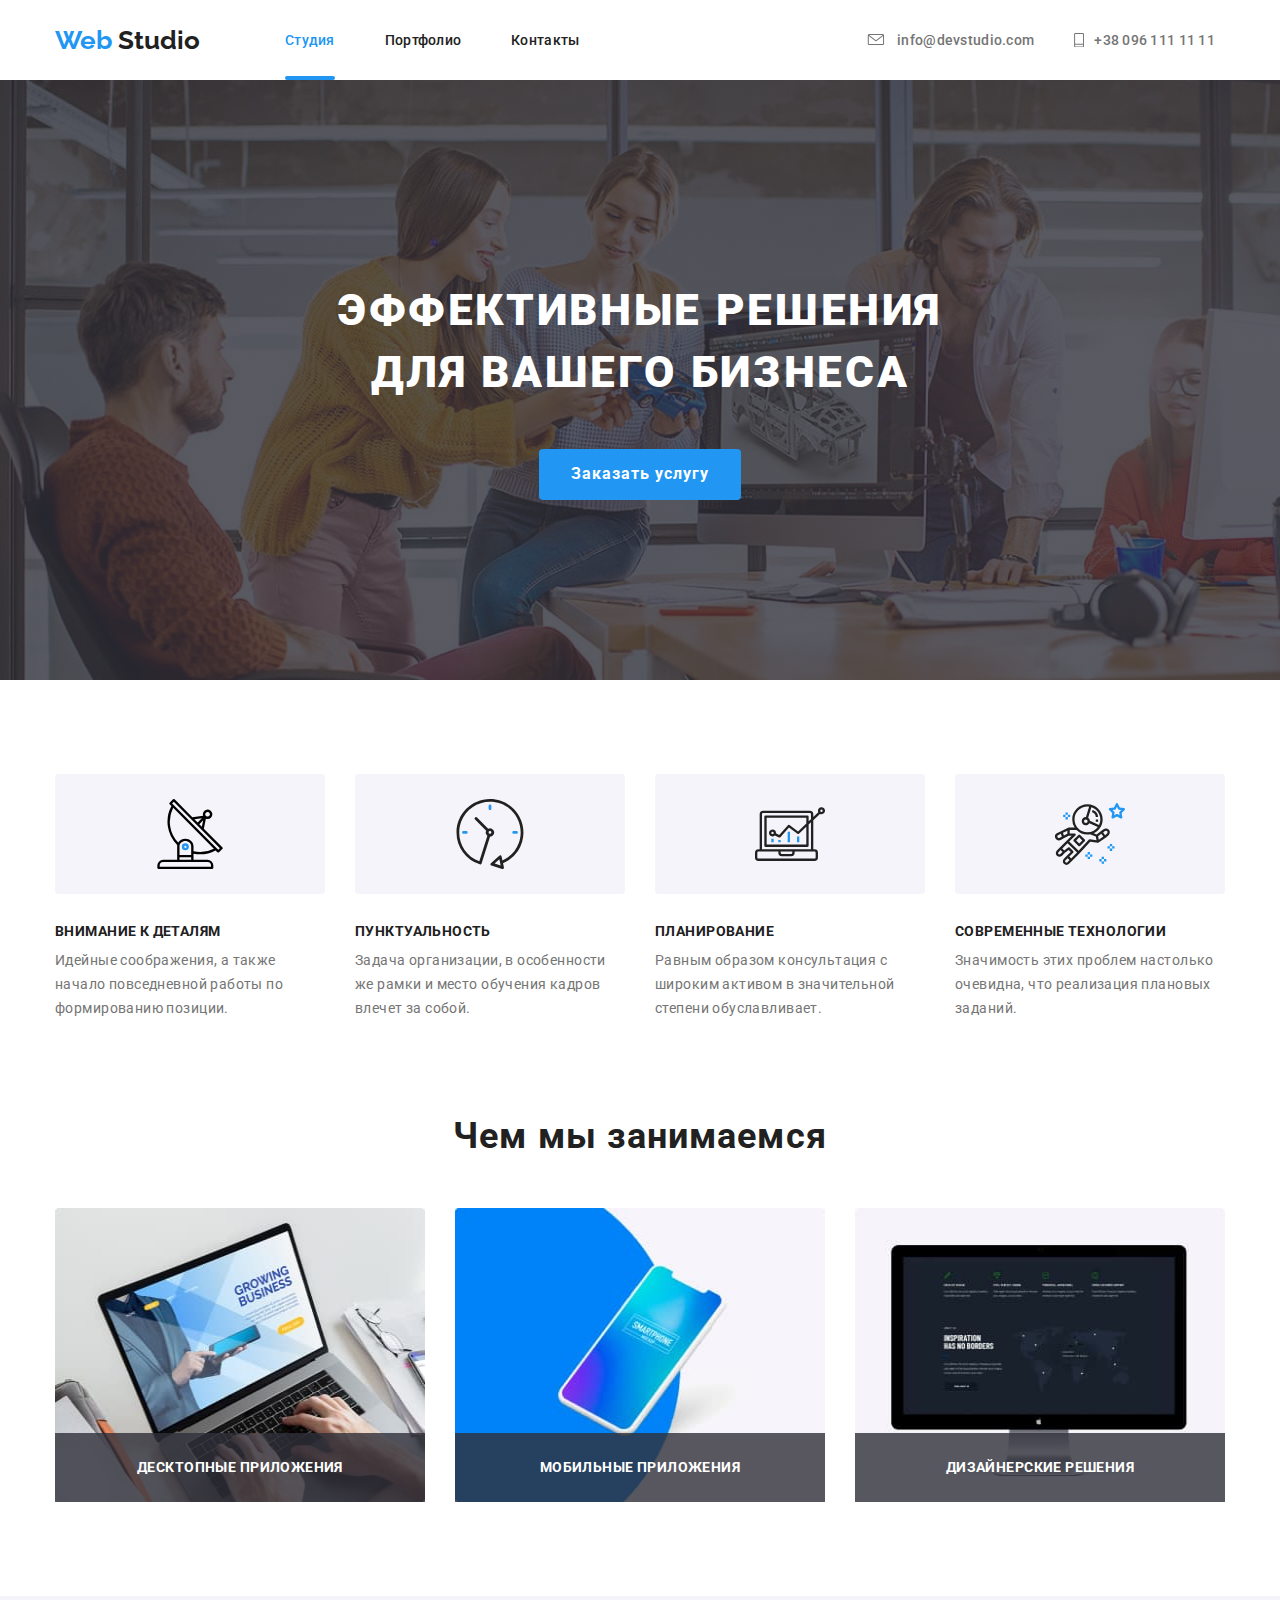
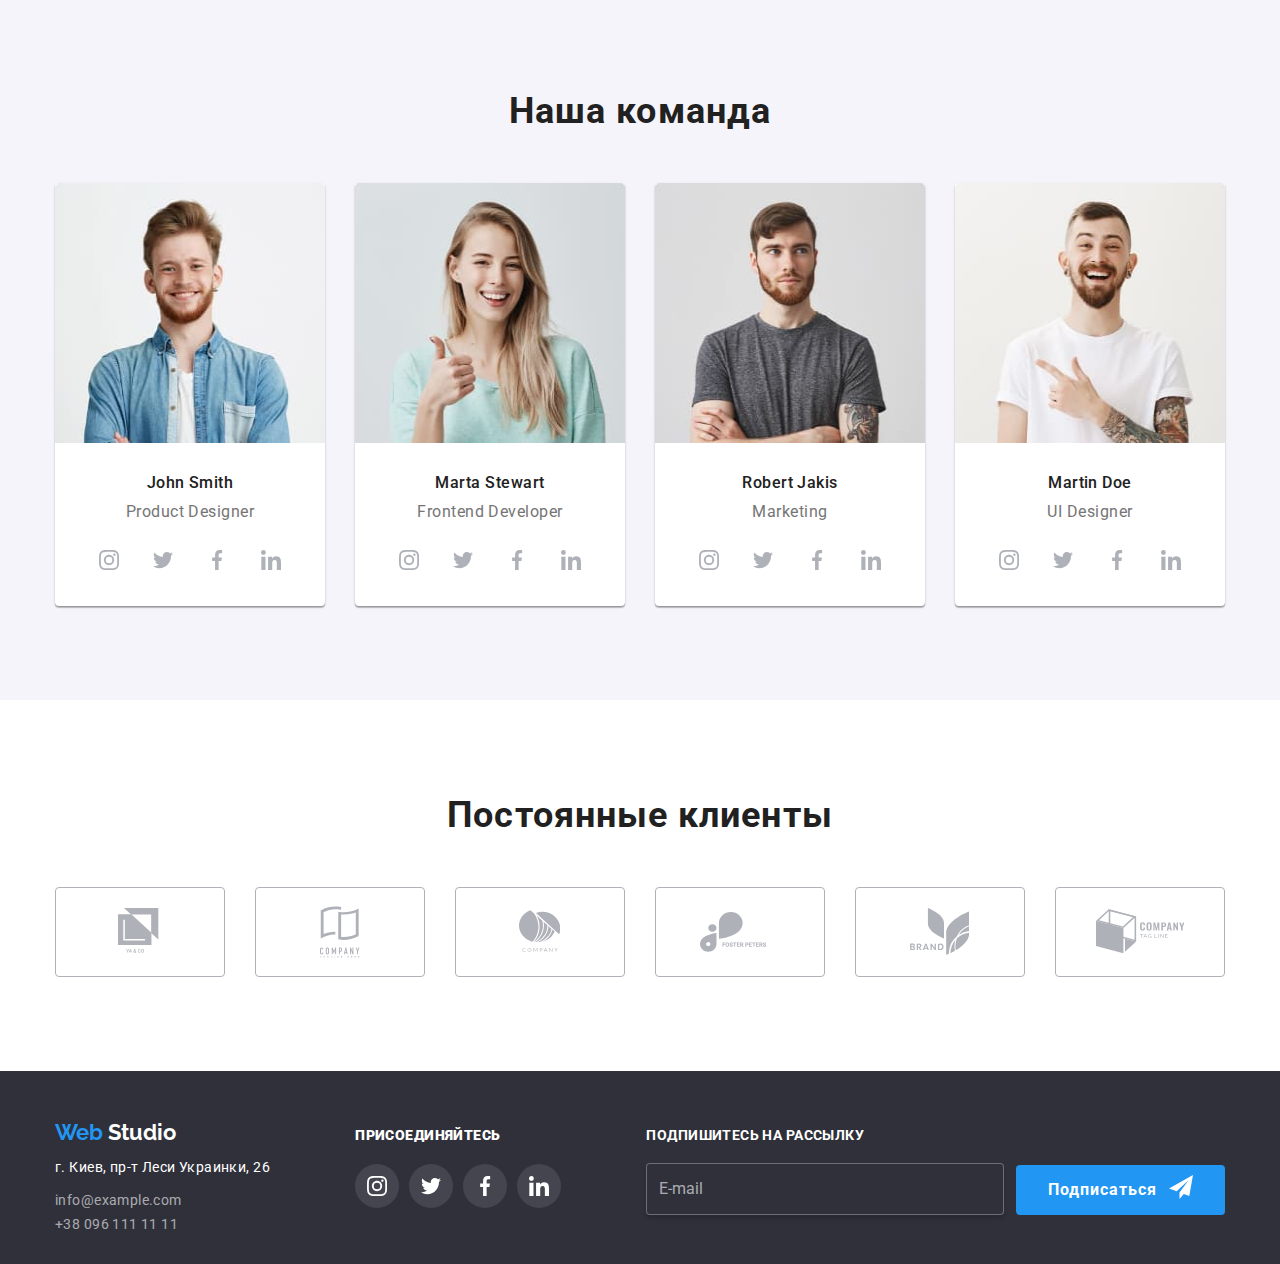
<file: index.html>
<!DOCTYPE html>
<html lang="ru">
  <head>
    <meta charset="UTF-8" />
    <meta name="viewport" content="width=device-width, initial-scale=1.0" />
    <title>Web Studio v.1</title>
    <link href="https://fonts.googleapis.com/css2?family=Raleway:wght@700&family=Roboto:wght@400;500;700;900&display=swap" rel="stylesheet">
    <link rel="stylesheet" href="https://cdnjs.cloudflare.com/ajax/libs/modern-normalize/0.6.0/modern-normalize.min.css">
    <link rel="stylesheet" href="./css/common.min.css">
    <link rel="stylesheet" href="./css/main.min.css">
  </head>
  <body>
    <!-- Шапка сайта -->
    <header class="header">
      <div class="container main">
        <nav class="main-nav">
          <a class="link logo" href="./index.html"><span class="logo-accent">Web</span> Studio</a>
          <ul class="list site-nav">
            <li class="item position">
              <a class="link current" href="./index.html">Студия</a>
            </li>
            <li class="item">
              <a class="link" href="./portfolio.html">Портфолио</a>
            </li>
            <li class="item">
              <a class="link" href="#">Контакты</a>
            </li>
          </ul>
        </nav>
        <ul class="list site-nav site-contacts">
          <li class="contacts-main">
            <a  class="link link-contact" href="mailto:info@devstudio.com">
              <svg class="icon-mail" width="22" height="11.2">
                <use href="./images/sprite.svg#mail"></use>
              </svg>
              info@devstudio.com</a>
          </li>
          <li class="contacts-main icon-tel">
            <a class="link link-contact" href="tel:+380961111111">
              <svg class="icon-tel" width="10" height="14.94">
                <use href="./images/sprite.svg#telefone"></use>
              </svg>
              +38 096 111 11 11</a>
          </li>
        </ul>
      </div>
    </header>
    <main>
      <!-- Герой -->
      <section class="hero overlay">
        <div class="container">
          <h1 class="hero-title">эффективные решения для вашего бизнеса</h1>
          <button data-modal-open class="link buttom" type="button">Заказать услугу</button>
        </div>
      </section>
      <!-- Преимущества -->
      <section class="section no-padding-bottom">
        <div class="container">
          <h2 class="visually-hidden section-title">Преимущества</h2>
          <ul class="list advantages">
            <li class="item">
              <div class="bacground-color-icon">
                <svg class="icon-advantages" width="70" height="70">
                  <use href="./images/sprite.svg#antenna1"></use>
                </svg>
              </div>
              <h3 class="section-subtitle">Внимание к деталям</h3>
              <p class="section-text">
                Идейные соображения, а также начало повседневной работы по
                формированию позиции.
              </p>
            </li>
            <li class="item">
              <div class="bacground-color-icon">
                <svg class="icon-advantages" width="70" height="70">
                  <use href="./images/sprite.svg#clock"></use>
                </svg>
              </div>
              <h3 class="section-subtitle">Пунктуальность</h3>
              <p class="section-text">
                Задача организации, в особенности же рамки и место обучения кадров
                влечет за собой.
              </p>
            </li>
            <li class="item">
              <div class="bacground-color-icon">
                <svg class="icon-advantages" width="70" height="70">
                  <use href="./images/sprite.svg#diagram"></use>
                </svg>
              </div>
              <h3 class="section-subtitle">Планирование</h3>
              <p class="section-text">
                Равным образом консультация с широким активом в значительной
                степени обуславливает.
              </p>
            </li>
            <li class="item">
              <div class="bacground-color-icon">
                <svg class="icon-advantages" width="70" height="70">
                  <use href="./images/sprite.svg#astronaut"></use>
                </svg>
              </div>
              <h3 class="section-subtitle">Современные технологии</h3>
              <p class="section-text">
                Значимость этих проблем настолько очевидна, что реализация
                плановых заданий.
              </p>
            </li>
          </ul>
        </div>
      </section>
      <!-- Чем мы занимаемся -->
      <section class="section border-top">
        <div class="container">
          <h2 class="section-title">Чем мы занимаемся</h2>
          <ul class="list doing">
            <li class="item">
              <a href="#"><img src="./images/box1.jpg" alt="Десктопные приложения" width="370" height="294" />
              <h3 class="section-subtitle working">Десктопные приложения</h3>
              </a>
            </li>
            <li class="item">
              <a href="#"><img src="./images/box2.jpg" alt="Мобильные приложения" width="370" height="294" />
              <h3 class="section-subtitle working">Мобильные приложения</h3>
              </a>
            </li>
            <li class="item">
              <a href="#"><img src="./images/box3.jpg" alt="Дизайнерские решения" width="370" height="294" />
              <h3 class="section-subtitle working">Дизайнерские решения</h3>
              </a>
            </li>
          </ul>
        </div>
      </section>
      <!-- Наша команда -->
      <section class="section section-bacground">
        <div class="container">
          <h2 class="section-title">Наша команда</h2>
          <ul class="list our-team">
            <li class="item">
              <img class="img-margin" src="./images/JohnSmith.jpg" alt="John Smith" width="270" height="260"/>
              <h3 class="comand" lang="en">John Smith</h3>
              <p class="comand-text" lang="en">Product Designer</p>
              <ul class="list img-social">
                <li class="icon">
                  <a href="https://www.instagram.com/" class="bacground-social">
                    <svg class="icon-team" width="20" height="20">
                      <use href="./images/sprite.svg#instagram"></use>
                    </svg>
                  </a>
                </li>
                <li class="icon">
                  <a href="https://twitter.com/" class="bacground-social">
                    <svg class="icon-team" width="20" height="20">
                      <use href="./images/sprite.svg#twitter"></use>
                    </svg>
                  </a>
                </li>
                <li class="icon">
                  <a href="https://www.facebook.com/" class="bacground-social">                      
                    <svg class="icon-team" width="20" height="20">
                      <use href="./images/sprite.svg#facebook"></use>
                    </svg>
                  </a>
                </li>
                <li class="icon">
                  <a href="https://www.linkedin.com/" class="bacground-social">                    
                    <svg class="icon-team" width="20" height="20">
                      <use href="./images/sprite.svg#linkedin"></use>
                    </svg>
                  </a>
                </li>
              </ul>
            </li>
            <li class="item">
              <img class="img-margin" src="./images/MartaStewart.jpg" alt="Marta Stewart" width="270" height="260" />
              <h3 class="comand" lang="en">Marta Stewart</h3>
              <p class="comand-text" lang="en">Frontend Developer</p>
              <ul class="list img-social">
                <li class="icon">
                  <a href="https://www.instagram.com/" class="bacground-social">
                    <svg class="icon-team" width="20" height="20">
                      <use href="./images/sprite.svg#instagram"></use>
                    </svg>
                  </a>
                </li>
                <li class="icon">
                  <a href="https://twitter.com/" class="bacground-social">
                    <svg class="icon-team" width="20" height="20">
                      <use href="./images/sprite.svg#twitter"></use>
                    </svg>
                  </a>
                </li>
                <li class="icon">
                  <a href="https://www.facebook.com/" class="bacground-social">                      
                    <svg class="icon-team" width="20" height="20">
                      <use href="./images/sprite.svg#facebook"></use>
                    </svg>
                  </a>
                </li>
                <li class="icon">
                  <a href="https://www.linkedin.com/" class="bacground-social">                    
                    <svg class="icon-team" width="20" height="20">
                      <use href="./images/sprite.svg#linkedin"></use>
                    </svg>
                  </a>
                </li>
              </ul>
            </li>
            <li class="item">
              <img class="img-margin" src="./images/RobertJakis.jpg" alt="Robert Jakis" width="270" height="260" />
              <h3 class="comand" lang="en">Robert Jakis</h3>
              <p class="comand-text" lang="en">Marketing</p>
              <ul class="list img-social">
                <li class="icon">
                  <a href="https://www.instagram.com/" class="bacground-social">
                    <svg class="icon-team" width="20" height="20">
                      <use href="./images/sprite.svg#instagram"></use>
                    </svg>
                  </a>
                </li>
                <li class="icon">
                  <a href="https://twitter.com/" class="bacground-social">
                    <svg class="icon-team" width="20" height="20">
                      <use href="./images/sprite.svg#twitter"></use>
                    </svg>
                  </a>
                </li>
                <li class="icon">
                  <a href="https://www.facebook.com/" class="bacground-social">                      
                    <svg class="icon-team" width="20" height="20">
                      <use href="./images/sprite.svg#facebook"></use>
                    </svg>
                  </a>
                </li>
                <li class="icon">
                  <a href="https://www.linkedin.com/" class="bacground-social">                    
                    <svg class="icon-team" width="20" height="20">
                      <use href="./images/sprite.svg#linkedin"></use>
                    </svg>
                  </a>
                </li>
              </ul>
            </li>
            <li class="item">
              <img class="img-margin" src="./images/MartinDoe.jpg" alt="Martin Doe" width="270" height="260" />
              <h3 class="comand" lang="en">Martin Doe</h3>
              <p class="comand-text" lang="en">UI Designer</p>
              <ul class="list img-social">
                <li class="icon">
                  <a href="https://www.instagram.com/" class="bacground-social">
                    <svg class="icon-team" width="20" height="20">
                      <use href="./images/sprite.svg#instagram"></use>
                    </svg>
                  </a>
                </li>
                <li class="icon">
                  <a href="https://twitter.com/" class="bacground-social">
                    <svg class="icon-team" width="20" height="20">
                      <use href="./images/sprite.svg#twitter"></use>
                    </svg>
                  </a>
                </li>
                <li class="icon">
                  <a href="https://www.facebook.com/" class="bacground-social">                      
                    <svg class="icon-team" width="20" height="20">
                      <use href="./images/sprite.svg#facebook"></use>
                    </svg>
                  </a>
                </li>
                <li class="icon">
                  <a href="https://www.linkedin.com/" class="bacground-social">                    
                    <svg class="icon-team" width="20" height="20">
                      <use href="./images/sprite.svg#linkedin"></use>
                    </svg>
                  </a>
                </li>
              </ul>
            </li>
          </ul>
        </div>
      </section>
      <!-- Постоянные клиенты -->
      <section class="section">
        <div class="container">
          <h2 class="section-title">Постоянные клиенты</h2>
          <ul class="list customers">
            <li class="item">
              <a href="#" class="bacground-customers">
                <svg class="icon-customers" width="44.27" height="49.23">
                  <use href="./images/sprite.svg#YACO"></use>
                </svg>
              </a>
            </li>
            <li class="item">
              <a href="#" class="bacground-customers">
                <svg class="icon-customers" width="40" height="52">
                  <use href="./images/sprite.svg#TaglineHero"></use>
                </svg>
              </a>
            </li>
            <li class="item">
              <a href="#" class="bacground-customers">
                <svg class="icon-customers" width="41" height="42.6">
                  <use href="./images/sprite.svg#COMPANY"></use>
                </svg>
              </a>
            </li>
            <li class="item">
              <a href="#" class="bacground-customers">
                <svg class="icon-customers" width="79.66" height="42.02">
                  <use href="./images/sprite.svg#FOSTERPETERS"></use>
                </svg>
              </a>
            </li>
            <li class="item">
              <a href="#" class="bacground-customers">
                <svg class="icon-customers" width="59" height="47">
                  <use href="./images/sprite.svg#BRAND"></use>
                </svg>
              </a>
            </li>
            <li class="item">
              <a href="#" class="bacground-customers">
                <svg class="icon-customers" width="88.48" height="45.44">
                  <use href="./images/sprite.svg#COMPANYTAGLINE"></use>
                </svg>
              </a>
            </li>
          </ul>
        </div>
      </section>
    </main>
    <!-- Футер -->
    <footer class="footer">
      <div class="container">
        <div class="footer-colums">
          <div class="item">
            <a class="link footer-logo" href="./index.html"><span class="footer-logo-accent">Web</span> Studio</a>
            <address class="adress">г. Киев, пр-т Леси Украинки, 26</address>
            <address>
              <ul class="list footer-link">
                <li>
                  <a class="link footer-link-contact" href="mailto:info@example.com">info@example.com</a>
                </li>
                <li>
                  <a class="link footer-link-contact" href="tel:+380961111111">+38 096 111 11 11</a>
                </li>
              </ul>
            </address>
          </div>
          <div class="item join-in">
            <p class="social-links"><b>присоединяйтесь</b></p>
            <ul class="list footer-social">
              <li class="social-footer-link">
                <a href="https://www.instagram.com/" class="bacground-footer-social">
                  <svg class="icon-footer" width="20" height="20">
                    <use href="./images/sprite.svg#instagram"></use>
                  </svg>
                </a>
              </li>
              <li class="social-footer-link">
                <a href="https://twitter.com/" class="bacground-footer-social">
                  <svg class="icon-footer" width="20" height="20">
                    <use href="./images/sprite.svg#twitter"></use>
                  </svg>
                </a>
              </li>
              <li class="social-footer-link">
                <a href="https://www.facebook.com/" class="bacground-footer-social">                      
                  <svg class="icon-footer" width="20" height="20">
                    <use href="./images/sprite.svg#facebook"></use>
                  </svg>
                </a>
              </li>
              <li class="social-footer-link">
                <a href="https://www.linkedin.com/" class="bacground-footer-social">                    
                  <svg class="icon-footer" width="20" height="20">
                    <use href="./images/sprite.svg#linkedin"></use>
                  </svg>
                </a>
              </li>
            </ul>
          </div>
          <div class="form-footer">
            <form class="subscribe js-subscribe-form">
              <div class="footer-flex-form">
                <label for="mail">Подпишитесь на рассылку</label>
                <input type="email" name="mail" id="mail" placeholder="E-mail" />
              </div>
              <button class="subscribe-footer" type="submit">Подписаться
              </button>
            </form>
          </div>
        </div>
      </div>
    </footer>
    <div class="backdrop is-hidden" data-modal>
      <form class="modal js-speaker-form">
        <h2 class="modal-header">Оставьте свои данные, мы вам перезвоним</h2>
        <div class="form-section">
          <input class="form-input" id="name" type="text" name="name" placeholder=" " autofocus></input>
          <label class="label" for="name">Имя</label>
          <span class="icon-form">
            <svg width="18" height="18">
              <use href="./images/sprite.svg#person-form"></use>
            </svg>
          </span>
        </div>
        <div class="form-section">
          <input class="form-input" id="tel" type="tel" name="tel" placeholder=" "></input>
          <label class="label" for="tel">Телефон</label>
          <span class="icon-form">
            <svg width="18" height="18">
              <use class="icon-form-svg" href="./images/sprite.svg#phone-form"></use>
            </svg>
          </span>
        </div>
        <div class="form-section">
          <input class="form-input" id="mail" type="email" name="mail" placeholder=" "></input>
          <label class="label" for="mail">Почта</label>
          <span class="icon-form">
            <svg width="18" height="18">
              <use href="./images/sprite.svg#email-form"></use>
            </svg>
          </span>
        </div>
        <div class="form-section form-margin-bottom">
          <textarea id="coment" class="form-coment" name="coment" placeholder=" "></textarea>
          <label class="label label-coment" for="coment">Комментарий</label>
        </div>
        <div class="checkbox">
          <label class="policy" for="checkbox">
            <input type="checkbox" name="checkbox" id="checkbox"/>
            <span class="icon-checkbox"></span>
            Соглашаюсь с рассылкой и принимаю 
            <a class="policy-web" href="">Условия договора</a>
          </label>
        </div>
        <button class="link buttom color" type="submit">Отправить</button>
        <button class="close-modal" type="button" data-modal-close>
          <svg width="11" height="11"><use href="./images/sprite.svg#close"></use></svg>
        </button>
      </form>
    </div>
    <script src="./js/modal.js"></script>
  </body>
</html>
</file>
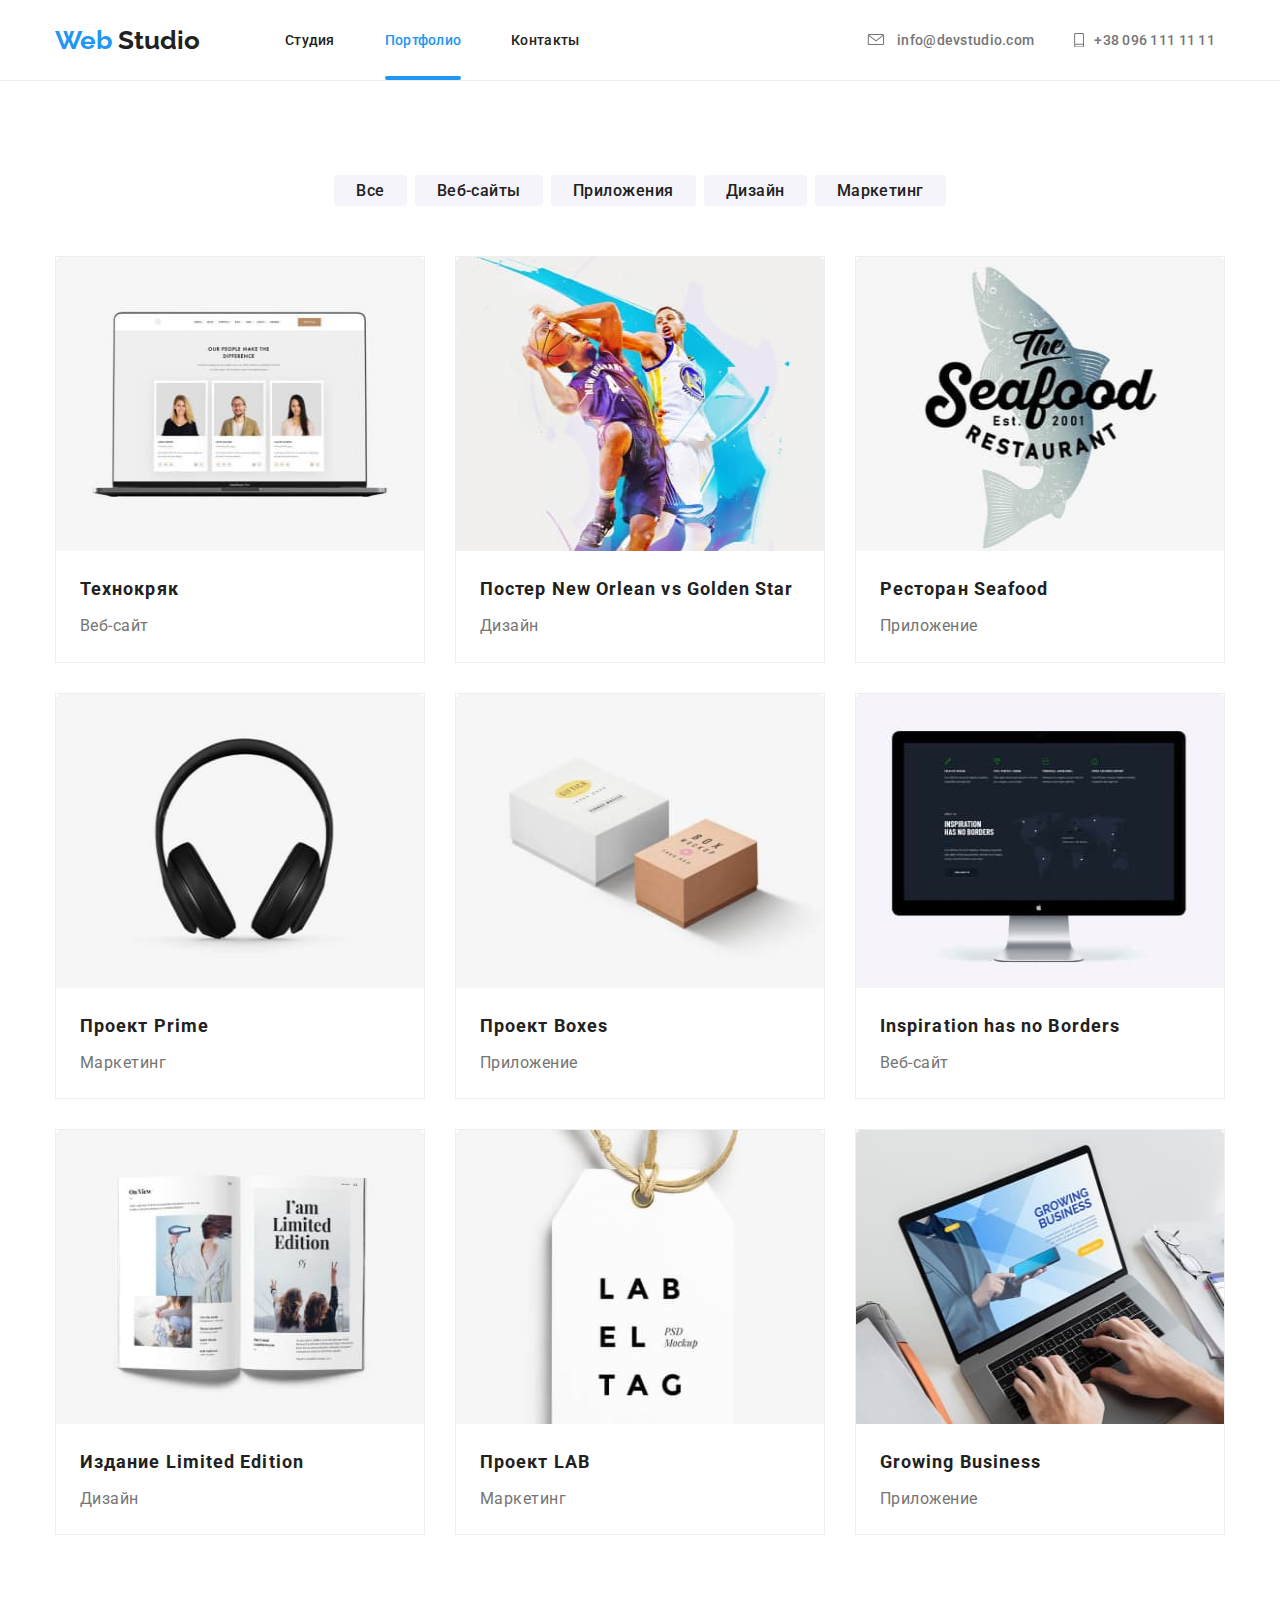
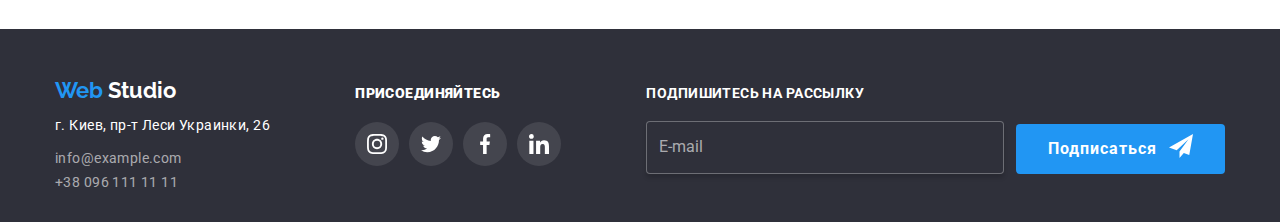
<file: portfolio.html>
<!DOCTYPE html>
<html lang="ru">
  <head>
    <meta charset="UTF-8" />
    <meta name="viewport" content="width=device-width, initial-scale=1.0" />
    <title>Portfolio</title>
    <link href="https://fonts.googleapis.com/css2?family=Raleway:wght@700&family=Roboto:wght@400;500;700;900&display=swap" rel="stylesheet">
    <link rel="stylesheet" href="https://cdnjs.cloudflare.com/ajax/libs/modern-normalize/0.6.0/modern-normalize.min.css">
    <link rel="stylesheet" href="./css/common.min.css">
    <link rel="stylesheet" href="./css/portfolio.min.css">
  </head>
  <body>
    <!-- Шапка сайта -->
    <header class="header header-border">
      <div class="container main">
        <nav class="main-nav">
          <a class="link logo" href="./index.html"><span class="logo-accent">Web</span> Studio</a>
          <ul class="list site-nav">
            <li class="item">
              <a class="link" href="./index.html">Студия</a>
            </li>
            <li class="item position">
              <a class="link current" href="./portfolio.html">Портфолио</a>
            </li>
            <li class="item">
              <a class="link" href="#">Контакты</a>
            </li>
          </ul>
        </nav>
        <ul class="list site-nav site-contacts">
          <li class="contacts-main">
            <a  class="link link-contact" href="mailto:info@devstudio.com">
              <svg class="icon-mail" width="22" height="11.2">
                <use href="./images/sprite.svg#mail"></use>
              </svg>
              info@devstudio.com</a>
          </li>
          <li class="contacts-main icon-tel">
            <a class="link link-contact" href="tel:+380961111111">
              <svg class="icon-tel" width="10" height="14.94">
                <use href="./images/sprite.svg#telefone"></use>
              </svg>
              +38 096 111 11 11</a>
          </li>
        </ul>
      </div>
    </header>
    </header>
    <!-- Наши работы -->
    <main>
        <section class="section">
          <div class="container">
            <h1 class="visually-hidden">Наши работы</h1>
            <ul class="list main-button">
                <li class="item">
                    <button class="section-buttom" type="button">Все</button>
                </li>
                <li class="item">
                    <button class="section-buttom" type="button">Веб-сайты</button>
                </li>
                <li class="item">
                    <button class="section-buttom" type="button">Приложения</button>
                </li>
                <li class="item">
                    <button class="section-buttom" type="button">Дизайн</button>
                </li>
                <li class="item">
                    <button class="section-buttom" type="button">Маркетинг</button>
                </li>
            </ul>
            <ul class="list our-works">
                <li class="item">
                    <a href="#" class="link">
                        <div class="thumb">
                          <img class="img-our-team" src="./images/tehnocryac.jpg" alt="Ноутбук" width="370" height="294">
                          <p class="section-description">Технокряк это современная площадка распространения коронавируса. Компании используют эту платформу для цифрового шпионажа и атак на защищённые сервера конкурентов.</p>
                        </div>
                        <h2 class="sectiion-title">Технокряк</h2>
                        <p class="section-subtitle">Веб-сайт</p>
                    </a>
                </li>
                <li class="item">
                    <a href="#" class="link">
                      <div class="thumb">
                        <img class="img-our-team" src="./images/NewOrleanvsGoldenStars.jpg" alt="Баскетболисты" width="370" height="294">
                        <p class="section-description">Технокряк это современная площадка распространения коронавируса. Компании используют эту платформу для цифрового шпионажа и атак на защищённые сервера конкурентов.</p>
                      </div>
                        <h2 class="sectiion-title">Постер <span lang="en">New Orlean vs Golden Star</span></h2>
                        <p class="section-subtitle">Дизайн</p>
                    </a>
                </li>
                <li class="item">
                    <a href="#" class="link">
                      <div class="thumb">
                        <img class="img-our-team" src="./images/Seafood.jpg" alt="Логотип" width="370" height="294">
                        <p class="section-description">Технокряк это современная площадка распространения коронавируса. Компании используют эту платформу для цифрового шпионажа и атак на защищённые сервера конкурентов.</p>
                      </div>
                        <h2 class="sectiion-title">Ресторан <span lang="en">Seafood</span></h2>
                        <p class="section-subtitle">Приложение</p>
                    </a>
                </li>
                <li class="item">
                    <a href="#" class="link">
                      <div class="thumb">
                        <img class="img-our-team" src="./images/Prime.jpg" alt="Наушники" width="370" height="294">
                        <p class="section-description">Технокряк это современная площадка распространения коронавируса. Компании используют эту платформу для цифрового шпионажа и атак на защищённые сервера конкурентов.</p>
                      </div>
                        <h2 class="sectiion-title">Проект <span lang="en">Prime</span></h2>
                        <p class="section-subtitle">Маркетинг</p>
                    </a>
                </li>
                <li class="item">
                    <a href="#" class="link">
                      <div class="thumb">
                        <img class="img-our-team" src="./images/Boxes.jpg" alt="Коробки" width="370" height="294">
                        <p class="section-description">Технокряк это современная площадка распространения коронавируса. Компании используют эту платформу для цифрового шпионажа и атак на защищённые сервера конкурентов.</p>
                      </div>
                        <h2 class="sectiion-title">Проект <span lang="en">Boxes</span></h2>
                        <p class="section-subtitle">Приложение</p>
                    </a>
                </li>
                <li class="item">
                    <a href="#" class="link">
                      <div class="thumb">
                        <img class="img-our-team" src="./images/InspirationhasnoBorders.jpg" alt="Монитор" width="370" height="294">
                        <p class="section-description">Технокряк это современная площадка распространения коронавируса. Компании используют эту платформу для цифрового шпионажа и атак на защищённые сервера конкурентов.</p>
                      </div>
                        <h2 class="sectiion-title" lang="en">Inspiration has no Borders</h2>
                        <p class="section-subtitle">Веб-сайт</p>
                    </a>
                </li>
                <li class="item">
                    <a href="#" class="link">
                      <div class="thumb">
                        <img class="img-our-team" src="./images/LimitedEdition.jpg" alt="Книга" width="370" height="294">
                        <p class="section-description">Технокряк это современная площадка распространения коронавируса. Компании используют эту платформу для цифрового шпионажа и атак на защищённые сервера конкурентов.</p>
                      </div>
                        <h2 class="sectiion-title">Издание <span lang="en">Limited Edition</span></h2>
                        <p class="section-subtitle">Дизайн</p>
                    </a>
                </li>
                <li class="item">
                    <a href="#" class="link">
                      <div class="thumb">
                        <img class="img-our-team" src="./images/LAB.jpg" alt="Бирка" width="370" height="294">
                        <p class="section-description">Технокряк это современная площадка распространения коронавируса. Компании используют эту платформу для цифрового шпионажа и атак на защищённые сервера конкурентов.</p>
                      </div>
                        <h2 class="sectiion-title">Проект <span lang="en">LAB</span></h2>
                        <p class="section-subtitle">Маркетинг</p>
                    </a>
                </li>
                <li class="item">
                    <a href="#" class="link">
                      <div class="thumb">
                        <img class="img-our-team" src="./images/GrowingBusiness.jpg" alt="Ноутбук" width="370" height="294">
                        <p class="section-description">Технокряк это современная площадка распространения коронавируса. Компании используют эту платформу для цифрового шпионажа и атак на защищённые сервера конкурентов.</p>
                      </div>
                        <h2 class="sectiion-title" lang="en">Growing Business</h2>
                        <p class="section-subtitle">Приложение</p>
                    </a>
                </li>
            </ul>
          </div>
        </section>
    </main>
    <!-- Футер -->
    <footer class="footer">
      <div class="container">
        <div class="footer-colums">
          <div class="item">
            <a class="link footer-logo" href="./index.html"><span class="footer-logo-accent">Web</span> Studio</a>
            <address class="adress">г. Киев, пр-т Леси Украинки, 26</address>
            <address>
              <ul class="list footer-link">
                <li>
                  <a class="link footer-link-contact" href="mailto:info@example.com">info@example.com</a>
                </li>
                <li>
                  <a class="link footer-link-contact" href="tel:+380961111111">+38 096 111 11 11</a>
                </li>
              </ul>
            </address>
          </div>
          <div class="item join-in">
            <p class="social-links"><b>присоединяйтесь</b></p>
            <ul class="list footer-social">
              <li class="social-footer-link">
                <a href="https://www.instagram.com/" class="bacground-footer-social">
                  <svg class="icon-footer" width="20" height="20">
                    <use href="./images/sprite.svg#instagram"></use>
                  </svg>
                </a>
              </li>
              <li class="social-footer-link">
                <a href="https://twitter.com/" class="bacground-footer-social">
                  <svg class="icon-footer" width="20" height="20">
                    <use href="./images/sprite.svg#twitter"></use>
                  </svg>
                </a>
              </li>
              <li class="social-footer-link">
                <a href="https://www.facebook.com/" class="bacground-footer-social">                      
                  <svg class="icon-footer" width="20" height="20">
                    <use href="./images/sprite.svg#facebook"></use>
                  </svg>
                </a>
              </li>
              <li class="social-footer-link">
                <a href="https://www.linkedin.com/" class="bacground-footer-social">                    
                  <svg class="icon-footer" width="20" height="20">
                    <use href="./images/sprite.svg#linkedin"></use>
                  </svg>
                </a>
              </li>
            </ul>
          </div>
          <div class="form-footer">
            <form class="subscribe js-subscribe-form">
              <div class="footer-flex-form">
                <label for="mail">Подпишитесь на рассылку</label>
                <input type="email" name="mail" id="mail" placeholder="E-mail" />
              </div>
              <button class="subscribe-footer" type="submit">Подписаться
              </button>
            </form>
          </div>
        </div>
      </div>
    </footer>
    <script src="./js/modal.js"></script>
  </body>
</html>
</file>
<file: css/common.min.css>
body{color:#212121;font-family:"Roboto",sans-serif}h2,h3{font-weight:700}h1,h2,h3,h4,p{margin-bottom:0;margin-top:0}img{display:block}.container{width:1200px;padding-left:15px;padding-right:15px;margin:0 auto}.section{padding:94px 0;text-align:center}.list{padding:0;margin:0;list-style:none}.link,.current{text-decoration:none}.no-padding-bottom{padding-bottom:0}.logo{margin-right:85px;font-family:"Raleway",sans-serif;font-weight:700;font-size:26px;line-height:31px;color:#212121;-webkit-transition:color 250ms cubic-bezier(0.4, 0, 0.2, 1);transition:color 250ms cubic-bezier(0.4, 0, 0.2, 1)}.logo:hover,.logo:focus{color:#2196f3}.logo-accent{color:#2196f3;-webkit-transition:color 250ms cubic-bezier(0.4, 0, 0.2, 1);transition:color 250ms cubic-bezier(0.4, 0, 0.2, 1)}.logo-accent:hover,.logo-accent:focus{color:#212121}.header-border{border-bottom:1px solid #ececec}.main{display:-webkit-box;display:-ms-flexbox;display:flex}.main-nav{display:-webkit-box;display:-ms-flexbox;display:flex;-webkit-box-align:center;-ms-flex-align:center;align-items:center}.site-nav{display:-webkit-box;display:-ms-flexbox;display:flex;font-weight:500;font-size:14px;line-height:16px;letter-spacing:0.02em}.site-nav .link{display:block;padding:32px 0px;color:#212121;-webkit-transition:color 250ms cubic-bezier(0.4, 0, 0.2, 1);transition:color 250ms cubic-bezier(0.4, 0, 0.2, 1)}.site-nav .link:hover,.site-nav .link:focus{color:#2196f3}.site-nav .item:not(:last-child){margin-right:50px}.position{position:relative}.contacts-main{display:-webkit-box;display:-ms-flexbox;display:flex}.site-nav .link.current{color:#2196f3}.site-nav .link.current::after{position:absolute;width:100%;height:4px;bottom:0;left:0;content:' ';border-radius:2px;background-color:#2196f3;-webkit-transition:color 250ms cubic-bezier(0.4, 0, 0.2, 1);transition:color 250ms cubic-bezier(0.4, 0, 0.2, 1)}.site-nav .link.current:hover,.site-nav .link.current:focus{color:#212121}.site-nav .contacts-main .link-contact{display:-webkit-box;display:-ms-flexbox;display:flex;-webkit-box-align:center;-ms-flex-align:center;align-items:center;padding:32px 0;margin-left:10px;color:#757575;-webkit-transition:color 250ms cubic-bezier(0.4, 0, 0.2, 1);transition:color 250ms cubic-bezier(0.4, 0, 0.2, 1)}.site-nav .contacts-main .link-contact:hover,.site-nav .contacts-main .link-contact:focus{color:#2196f3}.site-contacts{margin-left:auto}.site-nav .contacts-main:not(:last-child){margin-right:30px}.icon-mail{display:block;margin-right:10px;fill:currentColor}.icon-mail:hover,.icon-mail:focus{fill:#2196f3}.icon-tel{display:block;margin-right:10px;fill:currentColor}.icon-tel:hover,.icon-tel:focus{fill:#2196f3}.footer{background-color:#2f303a}.footer-logo{font-family:Raleway;font-weight:700;font-size:22px;line-height:26px;color:#fff;-webkit-transition:color 250ms cubic-bezier(0.4, 0, 0.2, 1);transition:color 250ms cubic-bezier(0.4, 0, 0.2, 1)}.footer-logo:hover,.footer-logo:focus{color:#2196f3}.footer-logo-accent{color:#2196f3;-webkit-transition:color 250ms cubic-bezier(0.4, 0, 0.2, 1);transition:color 250ms cubic-bezier(0.4, 0, 0.2, 1)}.footer-logo-accent:hover,.footer-logo-accent:focus{color:#fff}.footer-logo,.footer-logo-accent{background-color:#2f303a}.adress{margin-bottom:9px;margin-top:10px;font-style:normal;font-size:14px;line-height:24px;letter-spacing:0.03em;color:#fff;background-color:#2f303a}.footer-link .footer-link-contact{margin-bottom:9px;font-style:normal;font-size:14px;line-height:24px;letter-spacing:0.03em;color:rgba(255,255,255,0.6);background-color:#2f303a;-webkit-transition:color 250ms cubic-bezier(0.4, 0, 0.2, 1);transition:color 250ms cubic-bezier(0.4, 0, 0.2, 1)}.footer-link .footer-link-contact:hover,.footer-link .footer-link-contact:focus{color:#2196f3}.social-links{margin-bottom:21px;font-weight:700;font-size:14px;line-height:16px;letter-spacing:0.03em;text-transform:uppercase;color:#fff;background-color:#2f303a}.footer .join-in{padding:56px 0}.footer-social>.social-footer-link{display:-webkit-box;display:-ms-flexbox;display:flex;width:44px;height:44px;-webkit-box-pack:center;-ms-flex-pack:center;justify-content:center;-webkit-box-align:center;-ms-flex-align:center;align-items:center;background-color:rgba(255,255,255,0.1);border-radius:22px;-webkit-transition:background-color 250ms cubic-bezier(0.4, 0, 0.2, 1);transition:background-color 250ms cubic-bezier(0.4, 0, 0.2, 1)}.footer-social>.social-footer-link:hover,.footer-social>.social-footer-link:focus{background-color:#2196f3}.footer-social>.social-footer-link:not(:last-child){margin-right:10px}.bacground-footer-social{display:-webkit-box;display:-ms-flexbox;display:flex;-webkit-box-pack:center;-ms-flex-pack:center;justify-content:center;-webkit-box-align:center;-ms-flex-align:center;align-items:center;width:44px;height:44px;color:#fff;border-radius:50%}.icon-footer{display:block;fill:currentColor}.footer-colums{display:-webkit-box;display:-ms-flexbox;display:flex;-webkit-box-align:baseline;-ms-flex-align:baseline;align-items:baseline;-webkit-box-pack:justify;-ms-flex-pack:justify;justify-content:space-between}.footer-social{display:-webkit-box;display:-ms-flexbox;display:flex}.subscribe label{margin-bottom:20px;text-transform:uppercase;font-size:14px;line-height:16px;letter-spacing:0.03em;font-weight:700;color:#fff}.subscribe input{width:358px;padding:16px 12px;border:1px solid rgba(255,255,255,0.3);-webkit-box-shadow:0px 4px 4px rgba(0,0,0,0.15);box-shadow:0px 4px 4px rgba(0,0,0,0.15);background-color:#2f303a;border-radius:4px}.subscribe input::-webkit-input-placeholder{font-size:16px;line-height:30px;color:rgba(255,255,255,0.6)}.subscribe input:-ms-input-placeholder{font-size:16px;line-height:30px;color:rgba(255,255,255,0.6)}.subscribe input::-ms-input-placeholder{font-size:16px;line-height:30px;color:rgba(255,255,255,0.6)}.subscribe input::placeholder{font-size:16px;line-height:30px;color:rgba(255,255,255,0.6)}.footer-flex-form{display:-webkit-box;display:-ms-flexbox;display:flex;-webkit-box-orient:vertical;-webkit-box-direction:normal;-ms-flex-direction:column;flex-direction:column;text-align:left}.form-footer .subscribe{display:-webkit-box;display:-ms-flexbox;display:flex;-webkit-box-align:end;-ms-flex-align:end;align-items:flex-end}.subscribe-footer{display:-webkit-box;display:-ms-flexbox;display:flex;padding:10px 32px;min-width:200px;height:50px;margin-left:12px;-webkit-transform:scale(1);transform:scale(1);-webkit-transition:-webkit-transform 250ms cubic-bezier(0.4, 0, 0.2, 1);transition:-webkit-transform 250ms cubic-bezier(0.4, 0, 0.2, 1);transition:transform 250ms cubic-bezier(0.4, 0, 0.2, 1);transition:transform 250ms cubic-bezier(0.4, 0, 0.2, 1), -webkit-transform 250ms cubic-bezier(0.4, 0, 0.2, 1);font-weight:700;font-size:16px;line-height:1.9;text-decoration:none;letter-spacing:0.06em;text-align:center;border:none;border-radius:4px;color:#fff;background-color:#2196f3}.subscribe-footer::after{content:'';display:block;width:24px;height:24px;margin-left:12px;background-image:url(../images/send.svg)}.subscribe-footer:hover,.subscribe-footer:focus{-webkit-transform:scale(1.1);transform:scale(1.1);cursor:pointer}
/*# sourceMappingURL=common.min.css.map */
</file>
<file: css/main.min.css>
.overlay{max-width:1600px;height:600px;margin-left:auto;margin-right:auto;background-repeat:no-repeat;background-size:cover;background-image:-webkit-gradient(linear, left top, right top, from(rgba(47,48,58,0.8)), to(rgba(47,48,58,0.8))),url("../images/Header.jpg");background-image:linear-gradient(to right, rgba(47,48,58,0.8), rgba(47,48,58,0.8)),url("../images/Header.jpg")}.hero{text-align:center}.hero .hero-title{margin-bottom:46px;padding-top:200px;padding-left:262px;padding-right:262px;font-weight:900;font-size:44px;line-height:1.4;letter-spacing:0.06em;text-transform:uppercase;color:#fff}.hero .link.buttom{font-weight:700;font-size:16px;line-height:1.9;text-decoration:none;letter-spacing:0.06em;color:#fff;background-color:#2196f3}.buttom{display:inline-block;padding:10px 32px;border-radius:4px;margin-left:auto;margin-right:auto;font:inherit;font-family:inherit;min-width:200px;text-align:center;border:none;color:inherit;-webkit-transform:scale(1);transform:scale(1);-webkit-transition:-webkit-transform 250ms cubic-bezier(0.4, 0, 0.2, 1);transition:-webkit-transform 250ms cubic-bezier(0.4, 0, 0.2, 1);transition:transform 250ms cubic-bezier(0.4, 0, 0.2, 1);transition:transform 250ms cubic-bezier(0.4, 0, 0.2, 1), -webkit-transform 250ms cubic-bezier(0.4, 0, 0.2, 1)}.buttom:hover,.buttom:focus{-webkit-transform:scale(1.1);transform:scale(1.1);cursor:pointer}.visually-hidden{position:absolute;width:1px;height:1px;margin:-1px;border:0px;padding:0px;clip:rect(0 0 0 0);overflow:hidden}.advantages{display:-webkit-box;display:-ms-flexbox;display:flex;-ms-flex-wrap:wrap;flex-wrap:wrap}.advantages .item{width:calc((100% - 90px) / 4);margin-right:30px}.advantages .item:nth-child(4n){margin-right:0}.bacground-color-icon{display:-webkit-box;display:-ms-flexbox;display:flex;-webkit-box-align:center;-ms-flex-align:center;align-items:center;-webkit-box-pack:center;-ms-flex-pack:center;justify-content:center;margin-bottom:30px;height:120px;background-color:#f5f4fa;border-radius:4px}.icon-advantages{display:block}.advantages .item .section-text,.section-subtitle{text-align:left}.section-title{margin-bottom:50px;font-weight:bold;font-size:36px;line-height:1.2;text-align:center;letter-spacing:0.03em}.section-subtitle{margin-bottom:10px;font-weight:bold;font-size:14px;line-height:1.1;letter-spacing:0.03em;text-transform:uppercase}.section-text{color:#757575;font-size:14px;line-height:1.7;letter-spacing:0.03em}.img-margin{margin-bottom:30px;border-top-left-radius:4px;border-top-right-radius:4px}.doing{display:-webkit-box;display:-ms-flexbox;display:flex;-ms-flex-wrap:wrap;flex-wrap:wrap}.doing .item{position:relative;width:calc((100% - 60px) / 3);margin-right:30px}.doing .item:nth-child(3n){margin-right:0}.working{position:absolute;width:100%;bottom:0;left:0;padding:27px 0;margin-bottom:0;text-align:center;color:#fff;background-color:rgba(47,48,58,0.8)}.comand-text,.section-text{color:#757575}.comand{margin-bottom:10px;font-weight:500;font-size:16px;line-height:1.2;text-align:center;letter-spacing:0.03em}.comand-text{margin-bottom:16px;font-size:16px;line-height:1.2;text-align:center;letter-spacing:0.03em}.our-team{display:-webkit-box;display:-ms-flexbox;display:flex;-ms-flex-wrap:wrap;flex-wrap:wrap}.our-team .item{width:calc((100% - 90px) / 4);margin-right:30px;background-color:#fff;-webkit-box-shadow:0px 2px 1px rgba(0,0,0,0.2),0px 1px 1px rgba(0,0,0,0.14),0px 1px 3px rgba(0,0,0,0.12);box-shadow:0px 2px 1px rgba(0,0,0,0.2),0px 1px 1px rgba(0,0,0,0.14),0px 1px 3px rgba(0,0,0,0.12);border-radius:4px}.our-team .item:nth-child(4n){margin-right:0}.img-social{display:-webkit-box;display:-ms-flexbox;display:flex;-webkit-box-pack:justify;-ms-flex-pack:justify;justify-content:space-between;padding:0 32px 24px 32px}.bacground-social{display:-webkit-box;display:-ms-flexbox;display:flex;-webkit-box-pack:center;-ms-flex-pack:center;justify-content:center;-webkit-box-align:center;-ms-flex-align:center;align-items:center;width:44px;height:44px;color:#afb1b8;border-radius:50%;-webkit-transition:background-color 250ms cubic-bezier(0.4, 0, 0.2, 1),color 250ms cubic-bezier(0.4, 0, 0.2, 1);transition:background-color 250ms cubic-bezier(0.4, 0, 0.2, 1),color 250ms cubic-bezier(0.4, 0, 0.2, 1)}.bacground-social:hover,.bacground-social:focus{color:#fff;background-color:#2196f3}.icon-team{display:block;fill:currentColor}.section-bacground{background-color:#f5f4fa}.customers{display:-webkit-box;display:-ms-flexbox;display:flex}.customers .item{display:-webkit-box;display:-ms-flexbox;display:flex;height:90px;-webkit-box-pack:center;-ms-flex-pack:center;justify-content:center;-webkit-box-align:center;-ms-flex-align:center;align-items:center;width:calc((100% - 150px) / 6);margin-right:30px;border:1px solid #afb1b8;border-radius:4px;color:#afb1b8;cursor:pointer;-webkit-transition:border-color 250ms cubic-bezier(0.4, 0, 0.2, 1),color 250ms cubic-bezier(0.4, 0, 0.2, 1);transition:border-color 250ms cubic-bezier(0.4, 0, 0.2, 1),color 250ms cubic-bezier(0.4, 0, 0.2, 1)}.customers .item:hover,.customers .item:focus{border-color:#2196f3;color:#2196f3}.customers .item:nth-child(6n){margin-right:0}.bacground-customers{color:inherit}.icon-customers{display:block;fill:currentColor}.backdrop{position:fixed;top:0;left:0;min-width:100%;min-height:100%;background-color:rgba(0,0,0,0.2);opacity:1;-webkit-transition:opacity 250ms cubic-bezier(0.4, 0, 0.2, 1);transition:opacity 250ms cubic-bezier(0.4, 0, 0.2, 1)}.backdrop .modal{-webkit-transform:scale(1) translate(-50%, -50%);transform:scale(1) translate(-50%, -50%);-webkit-transition:-webkit-transform 250ms cubic-bezier(0.4, 0, 0.2, 1);transition:-webkit-transform 250ms cubic-bezier(0.4, 0, 0.2, 1);transition:transform 250ms cubic-bezier(0.4, 0, 0.2, 1);transition:transform 250ms cubic-bezier(0.4, 0, 0.2, 1), -webkit-transform 250ms cubic-bezier(0.4, 0, 0.2, 1)}.is-hidden{opacity:0;pointer-events:none}.is-hidden .modal{-webkit-transform:scale(0) translate(-50%, -50%);transform:scale(0) translate(-50%, -50%)}.modal{position:absolute;width:528px;height:581px;top:50%;left:50%;-webkit-transform:translate(-50%, -50%);transform:translate(-50%, -50%);padding:40px;background-color:#fff;border-radius:4px;-webkit-box-shadow:0px 2px 1px rgba(0,0,0,0.2),0px 1px 1px rgba(0,0,0,0.14),0px 1px 3px rgba(0,0,0,0.12);box-shadow:0px 2px 1px rgba(0,0,0,0.2),0px 1px 1px rgba(0,0,0,0.14),0px 1px 3px rgba(0,0,0,0.12)}.close-modal{position:absolute;top:8px;right:8px;width:30px;height:30px;border-radius:50%;border:1px solid rgba(0,0,0,0.1);color:inherit;-webkit-transform:scale(1);transform:scale(1);-webkit-transition:color 250ms cubic-bezier(0.4, 0, 0.2, 1),-webkit-transform 250ms cubic-bezier(0.4, 0, 0.2, 1);transition:color 250ms cubic-bezier(0.4, 0, 0.2, 1),-webkit-transform 250ms cubic-bezier(0.4, 0, 0.2, 1);transition:transform 250ms cubic-bezier(0.4, 0, 0.2, 1),color 250ms cubic-bezier(0.4, 0, 0.2, 1);transition:transform 250ms cubic-bezier(0.4, 0, 0.2, 1),color 250ms cubic-bezier(0.4, 0, 0.2, 1),-webkit-transform 250ms cubic-bezier(0.4, 0, 0.2, 1);background-color:#fff;-webkit-box-shadow:0px 2px 1px rgba(0,0,0,0.2),0px 1px 1px rgba(0,0,0,0.14),0px 1px 3px rgba(0,0,0,0.12);box-shadow:0px 2px 1px rgba(0,0,0,0.2),0px 1px 1px rgba(0,0,0,0.14),0px 1px 3px rgba(0,0,0,0.12)}.close-modal:hover,.close-modal:focus{-webkit-transform:scale(1.1);transform:scale(1.1);cursor:pointer;fill:#2196f3;outline:none}.modal-header{font-size:20px;line-height:23px;text-align:center;letter-spacing:0.03em;color:#212121;margin-bottom:30px}.modal>.color{display:block;font-weight:700;font-size:16px;line-height:1.9;text-decoration:none;letter-spacing:0.06em;margin-left:auto;margin-right:auto;color:#fff;background-color:#2196f3}.policy{display:-webkit-box;display:-ms-flexbox;display:flex;-webkit-box-align:center;-ms-flex-align:center;align-items:center;font-size:14px;line-height:171%;letter-spacing:0.03em;color:#757575;cursor:pointer}.policy-web{font-size:14px;line-height:171%;letter-spacing:0.03em;-webkit-text-decoration-line:underline;text-decoration-line:underline;color:#2196f3}.checkbox{margin-bottom:30px}.checkbox input{position:absolute;width:1px;height:1px;margin:-1px;border:0px;padding:0px;clip:rect(0 0 0 0);overflow:hidden}.icon-checkbox{display:block;width:15px;height:15px;margin-right:8px;margin-left:13px;border:2px solid #212121;border-radius:2px;background-color:inherit;-webkit-transition:background-color 250ms cubic-bezier(0.4, 0, 0.2, 1);transition:background-color 250ms cubic-bezier(0.4, 0, 0.2, 1)}.checkbox input:checked+.icon-checkbox{border-color:transparent;background-color:#2196f3;background-image:url("../images/icon-check.svg");background-size:contain;background-origin:border-box}.form-coment{padding:12px 16px 12px 16px}.form-section{position:relative;margin:0;margin-bottom:28px;display:-webkit-box;display:-ms-flexbox;display:flex;-webkit-box-orient:vertical;-webkit-box-direction:normal;-ms-flex-direction:column;flex-direction:column;text-align:left}.form-section .label{position:absolute;top:50%;left:42px;-webkit-transform:translateY(-50%);transform:translateY(-50%);-webkit-transition:color 250ms cubic-bezier(0.4, 0, 0.2, 1),-webkit-transform 250ms cubic-bezier(0.4, 0, 0.2, 1);transition:color 250ms cubic-bezier(0.4, 0, 0.2, 1),-webkit-transform 250ms cubic-bezier(0.4, 0, 0.2, 1);transition:transform 250ms cubic-bezier(0.4, 0, 0.2, 1),color 250ms cubic-bezier(0.4, 0, 0.2, 1);transition:transform 250ms cubic-bezier(0.4, 0, 0.2, 1),color 250ms cubic-bezier(0.4, 0, 0.2, 1),-webkit-transform 250ms cubic-bezier(0.4, 0, 0.2, 1);font-weight:normal;font-size:14px;line-height:16px;letter-spacing:0.01em;color:#757575;pointer-events:none;margin-bottom:4px}.form-section .label-coment{top:12px;left:16px;-webkit-transform:translateY(30%);transform:translateY(30%)}.form-section .icon-form{position:absolute;top:50%;left:19px;-webkit-transform:translateY(-50%);transform:translateY(-50%)}.form-section .form-input{border:1px solid rgba(33,33,33,0.2);border-radius:4px;font-weight:normal;font-size:14px;line-height:16px;letter-spacing:0.01em;padding:12px 16px 12px 42px;-webkit-transition:border 250ms cubic-bezier(0.4, 0, 0.2, 1);transition:border 250ms cubic-bezier(0.4, 0, 0.2, 1)}.form-section .form-input:focus{border:1px solid #2196f3;outline:none}.form-section textarea{resize:none;border:1px solid rgba(33,33,33,0.2);border-radius:4px;width:448px;height:120px;padding:12px 16px;-webkit-transition:border 250ms cubic-bezier(0.4, 0, 0.2, 1);transition:border 250ms cubic-bezier(0.4, 0, 0.2, 1)}.form-section textarea:focus{border:1px solid #2196f3;outline:none}.form-section textarea::-webkit-input-placeholder{font-size:14px;line-height:16px;letter-spacing:0.01em;color:#757575}.form-section textarea:-ms-input-placeholder{font-size:14px;line-height:16px;letter-spacing:0.01em;color:#757575}.form-section textarea::-ms-input-placeholder{font-size:14px;line-height:16px;letter-spacing:0.01em;color:#757575}.form-section textarea::placeholder{font-size:14px;line-height:16px;letter-spacing:0.01em;color:#757575}.form-input:focus+.label{-webkit-transform:translate(-20px, -44px);transform:translate(-20px, -44px);color:#2196f3;font-size:12px;line-height:14px}.form-input:focus ~ .icon-form{fill:#2196f3}.form-input:not(:placeholder-shown)+.label{-webkit-transform:translate(-20px, -44px);transform:translate(-20px, -44px);color:#2196f3;font-size:12px;line-height:14px}.form-input:not(:placeholder-shown) ~ .icon-form{fill:#2196f3}.form-coment:focus+.label{-webkit-transform:translateY(-35px);transform:translateY(-35px);color:#2196f3;font-size:12px;line-height:14px}.form-coment:not(:placeholder-shown)+.label{-webkit-transform:translateY(35px);transform:translateY(35px);color:#2196f3;font-size:12px;line-height:14px}.form-margin-bottom{margin-bottom:20px}
/*# sourceMappingURL=main.min.css.map */
</file>
<file: css/portfolio.min.css>
.visually-hidden{position:absolute;width:1px;height:1px;margin:-1px;border:0px;padding:0px;clip:rect(0 0 0 0);overflow:hidden}.main-button{display:-webkit-box;display:-ms-flexbox;display:flex;-webkit-box-pack:center;-ms-flex-pack:center;justify-content:center;margin-bottom:50px}.main-button .item:not(:last-child){margin-right:8px}.section-buttom{padding:6px 22px;font:inherit;font-family:inherit;font-weight:500;font-size:16px;line-height:1.2;text-align:center;letter-spacing:0.03em;border:none;color:inherit;background-color:transparent;border-radius:4px;color:#212121;background-color:#f5f4fa;-webkit-transition:background-color 250ms cubic-bezier(0.4, 0, 0.2, 1),color 250ms cubic-bezier(0.4, 0, 0.2, 1),-webkit-box-shadow 250ms cubic-bezier(0.4, 0, 0.2, 1);transition:background-color 250ms cubic-bezier(0.4, 0, 0.2, 1),color 250ms cubic-bezier(0.4, 0, 0.2, 1),-webkit-box-shadow 250ms cubic-bezier(0.4, 0, 0.2, 1);transition:background-color 250ms cubic-bezier(0.4, 0, 0.2, 1),color 250ms cubic-bezier(0.4, 0, 0.2, 1),box-shadow 250ms cubic-bezier(0.4, 0, 0.2, 1);transition:background-color 250ms cubic-bezier(0.4, 0, 0.2, 1),color 250ms cubic-bezier(0.4, 0, 0.2, 1),box-shadow 250ms cubic-bezier(0.4, 0, 0.2, 1),-webkit-box-shadow 250ms cubic-bezier(0.4, 0, 0.2, 1)}.section-buttom:hover,.section-buttom:focus{color:#fff;-webkit-box-shadow:0px 2px 2px rgba(0,0,0,0.12),0px 1px 2px rgba(0,0,0,0.08),0px 3px 1px rgba(0,0,0,0.1);box-shadow:0px 2px 2px rgba(0,0,0,0.12),0px 1px 2px rgba(0,0,0,0.08),0px 3px 1px rgba(0,0,0,0.1);background-color:#2196f3;cursor:pointer}.our-works{display:-webkit-box;display:-ms-flexbox;display:flex;-ms-flex-wrap:wrap;flex-wrap:wrap}.our-works .item{position:relative;width:calc((100% - 60px) / 3);margin-right:30px;margin-bottom:30px;border:1px solid #eee;-webkit-transition:-webkit-box-shadow 250ms cubic-bezier(0.4, 0, 0.2, 1);transition:-webkit-box-shadow 250ms cubic-bezier(0.4, 0, 0.2, 1);transition:box-shadow 250ms cubic-bezier(0.4, 0, 0.2, 1);transition:box-shadow 250ms cubic-bezier(0.4, 0, 0.2, 1), -webkit-box-shadow 250ms cubic-bezier(0.4, 0, 0.2, 1)}.our-works .item:hover,.our-works .item:focus{-webkit-box-shadow:1px 4px 6px rgba(0,0,0,0.16),0px 4px 4px rgba(0,0,0,0.06),0px 1px 1px rgba(0,0,0,0.12);box-shadow:1px 4px 6px rgba(0,0,0,0.16),0px 4px 4px rgba(0,0,0,0.06),0px 1px 1px rgba(0,0,0,0.12)}.our-works .item:nth-child(3n){margin-right:0}.our-works .item:nth-last-child(-n+3){margin-bottom:0}.thumb{position:relative;overflow:hidden}.img-our-team{width:100%}.sectiion-title{margin:20px 24px 4px 24px;font-weight:bold;font-size:18px;line-height:2;letter-spacing:0.06em;text-align:left;color:#212121}.section-subtitle{margin:0 24px 20px 24px;font-size:16px;line-height:1.9;letter-spacing:0.03em;text-align:left;color:#757575}.section-description{position:absolute;top:0;left:0;width:100%;height:100%;padding:63px 24px;font-size:18px;line-height:1.56;letter-spacing:0.03em;text-align:left;color:#fff;background-color:rgba(33,150,243,0.9);-webkit-transform:translateY(100%);transform:translateY(100%);-webkit-transition:-webkit-transform 250ms cubic-bezier(0.4, 0, 0.2, 1);transition:-webkit-transform 250ms cubic-bezier(0.4, 0, 0.2, 1);transition:transform 250ms cubic-bezier(0.4, 0, 0.2, 1);transition:transform 250ms cubic-bezier(0.4, 0, 0.2, 1), -webkit-transform 250ms cubic-bezier(0.4, 0, 0.2, 1)}.our-works .item:hover .section-description,.our-works .item:focus .section-description{-webkit-transform:translateY(0);transform:translateY(0)}
/*# sourceMappingURL=portfolio.min.css.map */
</file>
